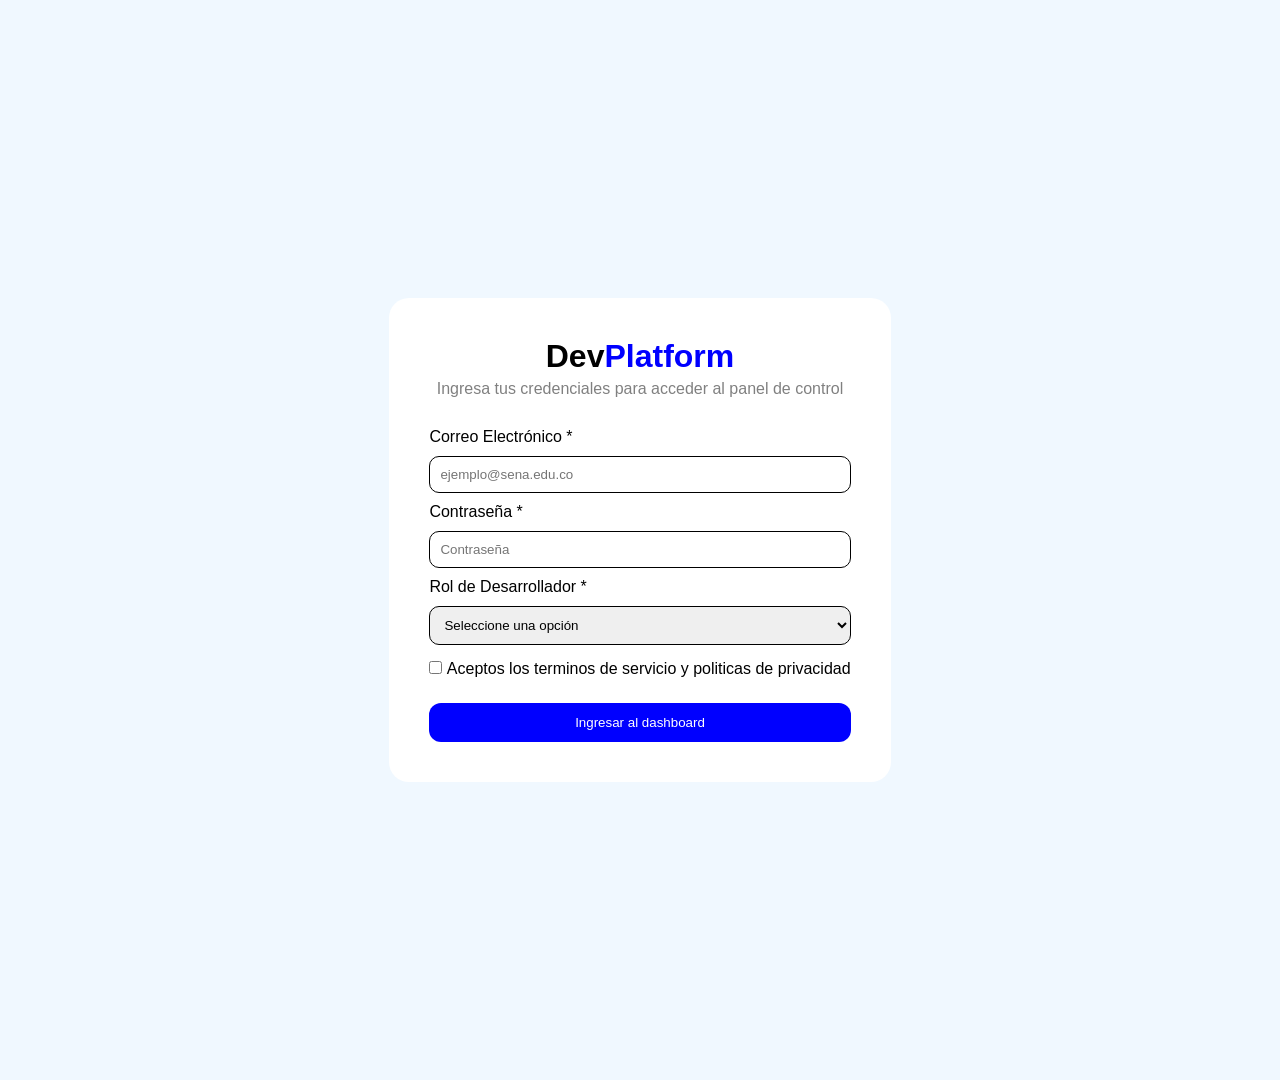
<file: index.html>
<!DOCTYPE html>
<html lang="en">
<head>
    <meta charset="UTF-8">
    <meta name="viewport" content="width=device-width, initial-scale=1.0">
    <title>DevPlatform</title>
    <link rel="stylesheet" href="css/style.css">
</head>
<body>
    <div class="container-formulario">
        <div class="content-formulario">
            <h1>Dev<span>Platform</span></h1>
            <p>Ingresa tus credenciales para acceder al panel de control</p>
            <form action="dashboard.html" class="formulario">
                <label for="correo">Correo Electrónico *</label>
                <input type="email"  id="correo" name="correo" required placeholder="ejemplo@sena.edu.co">
                <label for="contraseña">Contraseña *</label>
                <input type="password"  id="contraseña" required placeholder="Contraseña" minlength="6" >
                <label for="rol">Rol de Desarrollador *</label>
                
                <select id="rol" name="rol">
                        <option value="opcion">Seleccione una opción</option>
                        <option value="frontend">Desarrollador Frontend</option>
                        <option value="backend">Desarrollador Backend</option>
                        <option value="fullstack">Desarrollador Fullstack</option>
                </select>
                <div>
                <input type="checkbox" id="confirmar" required>
                <label for="confirmar">Aceptos los terminos de servicio y politicas de privacidad</label>
                </div>
                <button type="submit">Ingresar al dashboard</button>
            </form>
        </div>
    </div>
</body>
</html>
</file>
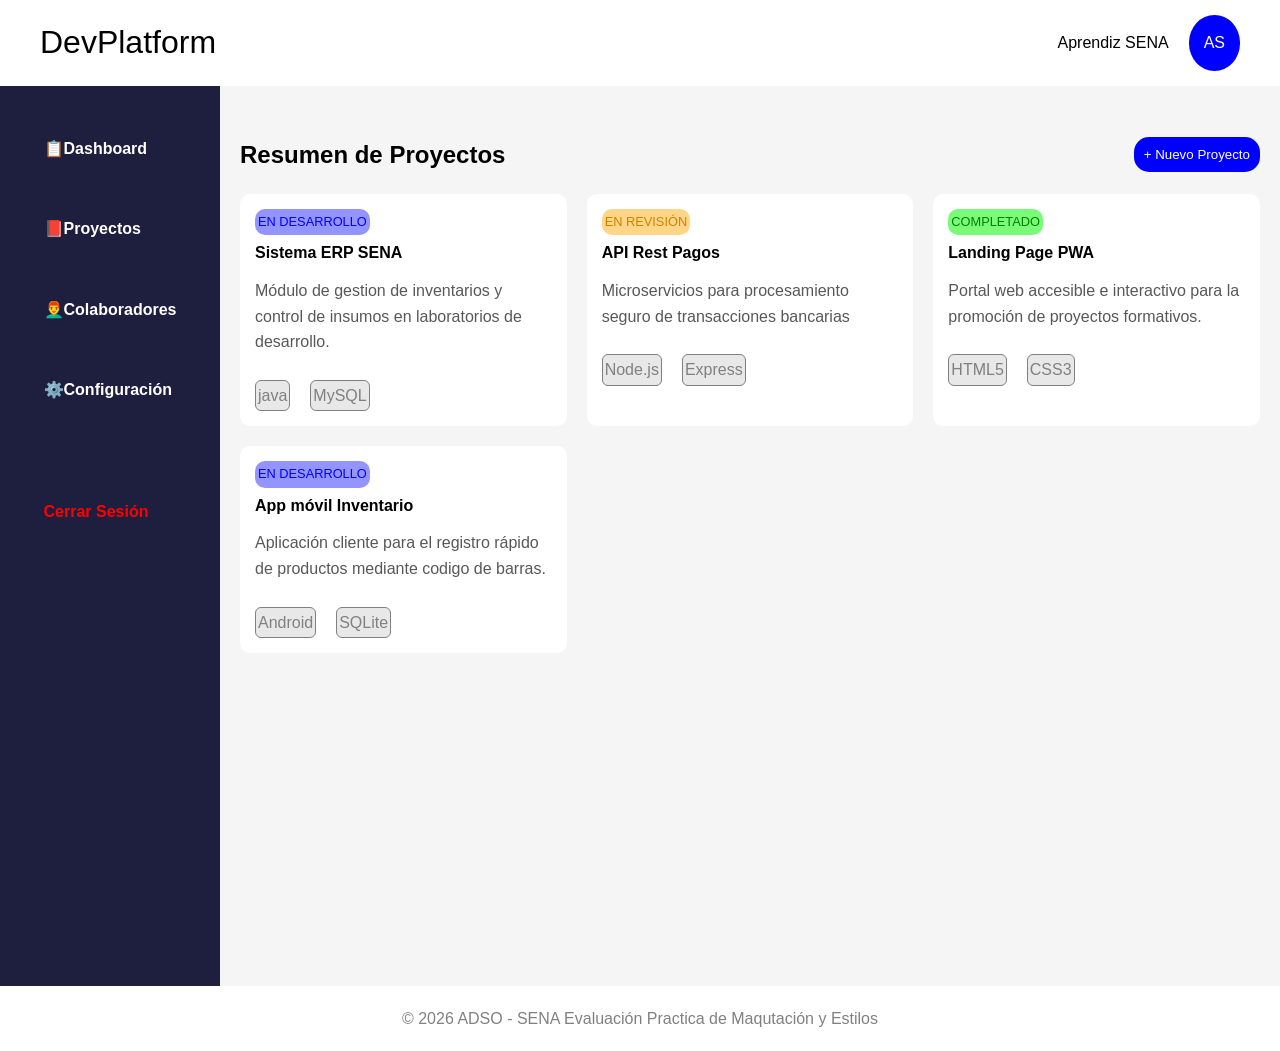
<file: dashboard.html>
<!DOCTYPE html>
<html lang="en">
<head>
    <meta charset="UTF-8">
    <meta name="viewport" content="width=device-width, initial-scale=1.0">
    <title>Document</title>
    <link rel="stylesheet" href="css/style2.css">
</head>
<body>
    <header class="container-header">
        <div class="content-header">

            <input type="checkbox" id="menu-toggle" class="menu-checkbox">
            <label for="menu-toggle" class="hamburger-btn">
                <span class="desplegar">DevPlatform</span>
            </label>
            <nav class="lista-header">
                <ul>
                    <li><a href="#dashboard">Dashboard</a></li>
                    <li><a href="#proyectos">Proyectos</a></li>
                    <li><a href="#colaboradores">Colaboradores</a></li>
                    <li><a href="#configuracion">Configuración</a></li>
                    <li><a href="index.html">Cerrar Sesión</a></li>
                </ul>
            </nav>
            <div class="lado-derecho-header">
                <p>Aprendiz SENA</p>
                <div class="bola-header">
                    <p>AS</p>
                </div>
            </div>
        </div>
    </header>
    <main >
        <section class="container-principal">
            <div class="content-principal">
                <div class="parte-superior-principal">
                    <h2>Resumen de Proyectos</h2>
                    <button>+ Nuevo Proyecto</button>
                </div>
                <div class="tarjetas-grid">

                    <div class="tarjeta">
                        <p class="mini-color a1">EN DESARROLLO</p>
                        <h4>Sistema ERP SENA</h4>
                        <p class="letra">Módulo de gestion de inventarios y control de insumos en laboratorios de desarrollo.</p>
                        <div class="metodologias">
                            <p>java</p>
                            <p>MySQL</p>
                        </div>
                    </div>
                    <div class="tarjeta">
                        <p class="mini-color a2">EN REVISIÓN</p>
                        <h4>API Rest Pagos</h4>
                        <p class="letra">Microservicios para procesamiento seguro de transacciones bancarias</p>
                        <div class="metodologias">
                            <p>Node.js</p>
                            <p>Express</p>
                        </div>
                    </div>
                    <div class="tarjeta">
                        <p class="mini-color a3">COMPLETADO</p>
                        <h4>Landing Page PWA</h4>
                        <p class="letra">Portal web accesible e interactivo para la promoción de proyectos formativos.</p>
                        <div class="metodologias">
                            <p>HTML5</p>
                            <p>CSS3</p>
                        </div>
                    </div>
                    <div class="tarjeta">
                        <p class="mini-color a4">EN DESARROLLO</p>
                        <h4>App móvil Inventario</h4>
                        <p class="letra">Aplicación cliente para el registro rápido de productos mediante codigo de barras.</p>
                        <div class="metodologias">
                            <p>Android</p>
                            <p>SQLite</p>
                        </div>
                    </div>

                </div>
            </div>
        </section>
    </main>

    <aside class="menus-aside">
        <div class="content-aside">
        <nav class="lista-aside">
            <ul>
                    <li><a  class="blanco" href="#dashboard">📋Dashboard</a></li>
                    <li><a  class="blanco" href="#proyectos">📕Proyectos</a></li>
                    <li><a class="blanco" href="#colaboradores">👨‍🦰Colaboradores</a></li>
                    <li><a class="blanco" href="#configuracion">⚙️Configuración</a></li>
                    <br>
                    <li><a class="rojo" href="index.html">Cerrar Sesión</a></li>
                </ul>
        </nav>
        </div>
    </aside>

    <footer class="container-footer" >
        <p>&copy; 2026 ADSO - SENA Evaluación Practica de Maqutación y Estilos </p>
    </footer>
</body>
</html>
</file>
<file: css/style.css>
*{
    padding: 0;
    margin: 0;
    box-sizing: border-box;
}
body{
    font-family: Arial, Helvetica, sans-serif;
}
.container-formulario{
    display: flex;
    justify-content: center;
    align-items: center;
    background-color: aliceblue;
    height: 120vh;
}
.content-formulario{
    display: flex;
    flex-direction: column;
    justify-content: center;
    align-items: center;
    background-color: white;
    padding: 40px;
    border-radius: 20px;
}
.formulario{
    display: flex;
    justify-content: center;
    flex-direction: column;
}
.content-formulario h1{
    margin-bottom: 5px;
    font-weight: 700;
    
}
.content-formulario h1 span{
    color: blue;
}
.content-formulario p{
    color: gray;
    margin-bottom: 20px;
}
.formulario label{
    font-weight: 500;
    padding: 10px 0;
}
.formulario input,
.formulario textarea,
.formulario select{
    padding: 10px;
    border-radius: 10px;
    border: 1px solid ;
}
.formulario select{
    margin-bottom: 15px;
}
.formulario div{
    margin-bottom: 25px;
}
.formulario button{
    background-color: blue;
    color: white;
    padding: 12px;
    border-radius: 12px;
    border: none;
}
</file>
<file: css/style2.css>
*{
    margin: 0;
    padding: 0;
    box-sizing: border-box;
}
body{
    font-family: Arial, Helvetica, sans-serif;
    line-height: 1.6;
}
.container-header{
    top: 0;
    position: sticky;
    z-index: 1000;
    backdrop-filter: blur(3px);
    padding: 15px 20px ;
    width: 100%;
    background-color: white;
}
.content-header{
    max-width: 1200px;
    margin: 0 auto;
    display: flex;
    justify-content: space-between;
    align-items: center;
}
.menu-checkbox{
    display: none;
}
.hamburger-btn{
    cursor: pointer;
    display: block;
}
.hamburger-btn .desplegar{
    font-size: 2rem;
}
.lista-header{
    display: none;
    position: absolute;
    top: 100%;
    left: 0;
    width: 100%;
    padding: 20px;
    box-shadow: 0 10px 15px rgba(0, 0, 0, 0.3);
    background-color: white;
}
.lista-header ul{
    list-style: none;
    display: flex;
    flex-direction: column;
    gap: 15px;
    
}
.lista-header a{
    text-decoration: none;
    font-weight: 600;
    transition: color 0.3s;
    color: black;
}
.menu-checkbox:checked ~ .lista-header{
    display: block;
}
.lado-derecho-header{
    display: flex;
    justify-content: center;
    align-items: center;
    gap: 20px;
}
.bola-header{
    background-color: blue;
    border-radius: 50%;
    padding: 15px;
    color: white;
}
.container-principal{
    background-color: whitesmoke;
    position: relative;
    min-height: 100vh;
    
}
.content-principal{
    width: 100%;
    max-width: 1200px;
    margin: 0 auto;
    display: flex;
    flex-direction: column;
    padding: 20px;
}
.parte-superior-principal{
    margin-top: 30px;
    display: flex;
    justify-content: space-between;
    align-items: center;
    width: 100%;
    margin-bottom: 20px; 
}
.parte-superior-principal h2{
    font-weight: 700;

}
.parte-superior-principal button{
    background-color: blue;
    border-radius: 15px;
    color: #ffffff;
    border: none;
    padding: 10px;
    transition: 0.3s ease;
}
.parte-superior-principal button:hover{
    background-color: rgb(81, 81, 255);
    cursor: pointer;
}
.tarjetas-grid{
    display: grid;
    grid-template-columns: repeat(auto-fit, minmax(250px, 1fr));
    gap: 20px;

}
.tarjeta{
    display: flex;
    flex-direction: column;
    background-color: white;
    padding: 15px;
    border-radius: 10px;
    transition: transform 0.3s ease;

}

.tarjeta:hover{
    transform: translateY(-4px);
    cursor: pointer;
}
.tarjeta h4{
    margin-bottom: 10px;
}
.mini-color{
    font-size: 0.8rem;
    font-weight: 500;
    padding: 3px;
    border-radius: 10px;
    width: fit-content;
    margin-bottom: 5px ;
}

.a1, .a4 {
    color: blue;
    background-color: rgb(148, 148, 255);
}
.a2 {
    color: rgb(203, 132, 1);
    background-color: rgb(255, 213, 135);
}
.a3{
    color: green;
    background-color: rgb(121, 251, 121);
}
.tarjeta .letra{
    color: rgb(88, 88, 88);
    margin-top: 2px;
    margin-bottom: 20px;
}
.tarjeta .metodologias{
    margin-top: 5px;
    display: flex;
    gap: 20px;
}
.metodologias p{
    background-color: rgb(232, 232, 232);
    color: gray;
    padding: 2px;
    border-radius: 6px;
    border: 1px solid gray;
}
.menus-aside{
    padding-top: 30px;
    background-color: rgb(30, 30, 62);
    display: none;
}
.lista-aside{
    display: flex;
    flex-direction: column;
    justify-content: center;
    align-items: center;
}
.lista-aside ul{
    list-style: none;
    display: flex;
    flex-direction: column;
    gap: 15px;
    
}
.lista-aside .blanco{
    text-decoration: none;
    font-weight: 600;
    transition: color 0.3s;
    color: white;
}
.lista-aside .rojo{
    text-decoration: none;
    font-weight: 600;
    transition: color 0.3s;
    color: red;
}
.lista-aside li{
    transition: 0.3s ease;
    padding: 20px;
    cursor: pointer;
}
.lista-aside li:hover{
    background-color: rgb(218, 218, 255);
    border-left: 4px solid blue;
}
.container-footer{
    max-width: 1200px;
    margin: 0 auto;
    display: flex;
    flex-direction: column;
    align-items: center;
    justify-content: center;
    text-align: center;
    color: gray;
    padding: 20px;
}


@media (min-width: 768px){

.tarjetas-grid{
    width: 100%;
    display: grid;
    grid-template-columns: repeat(auto-fit, minmax(250px, 1fr));
    gap: 20px;
}
body{
    min-height: 100vh;
    display: grid;
    grid-template-areas: 
        "header header"
        "aside main"
        "footer footer";

    grid-template-columns: 220px minmax(0, 1fr);
    grid-template-rows: auto auto auto;
}
.container-header{
    grid-area: header;
    
}
main{
    grid-area: main;

    background-color: whitesmoke;

}
.menus-aside{
    grid-area: aside;
    display: block;

}
.container-footer{
    grid-area: footer;
    
}
}
</file>
